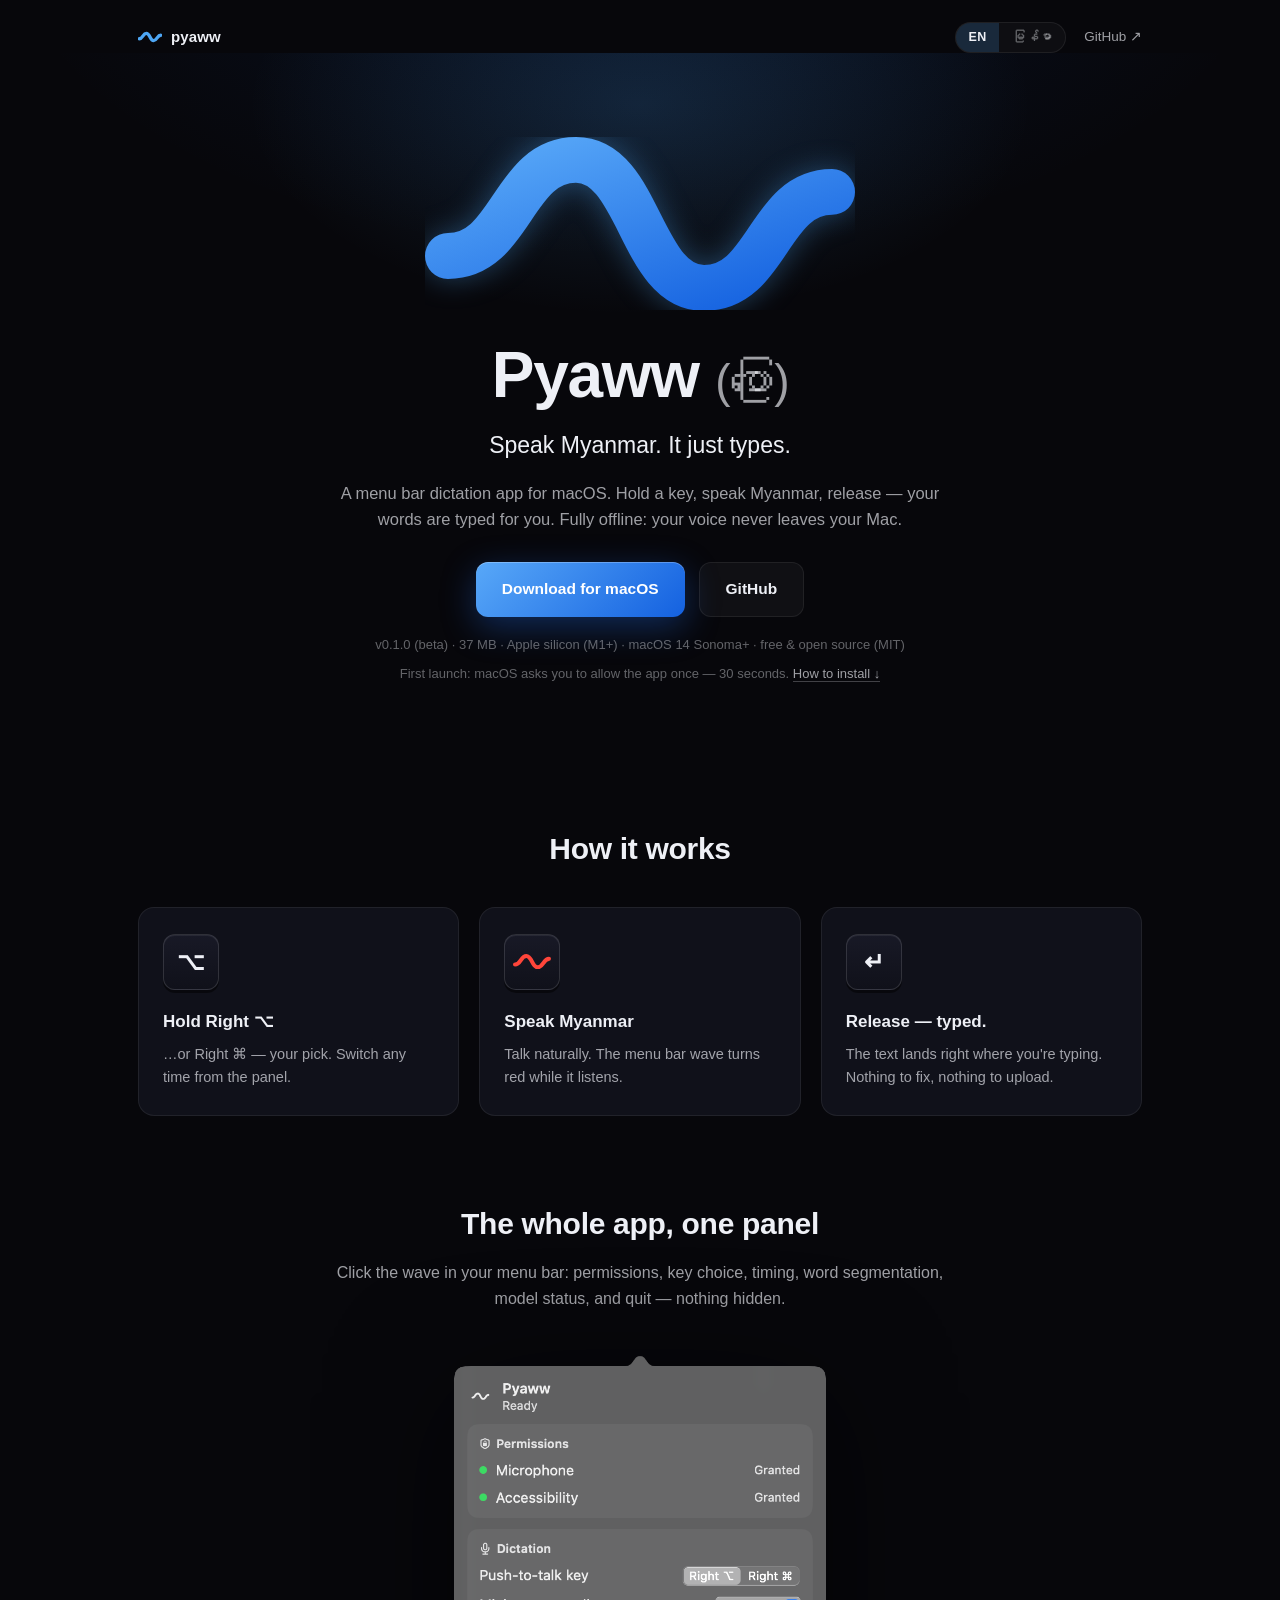
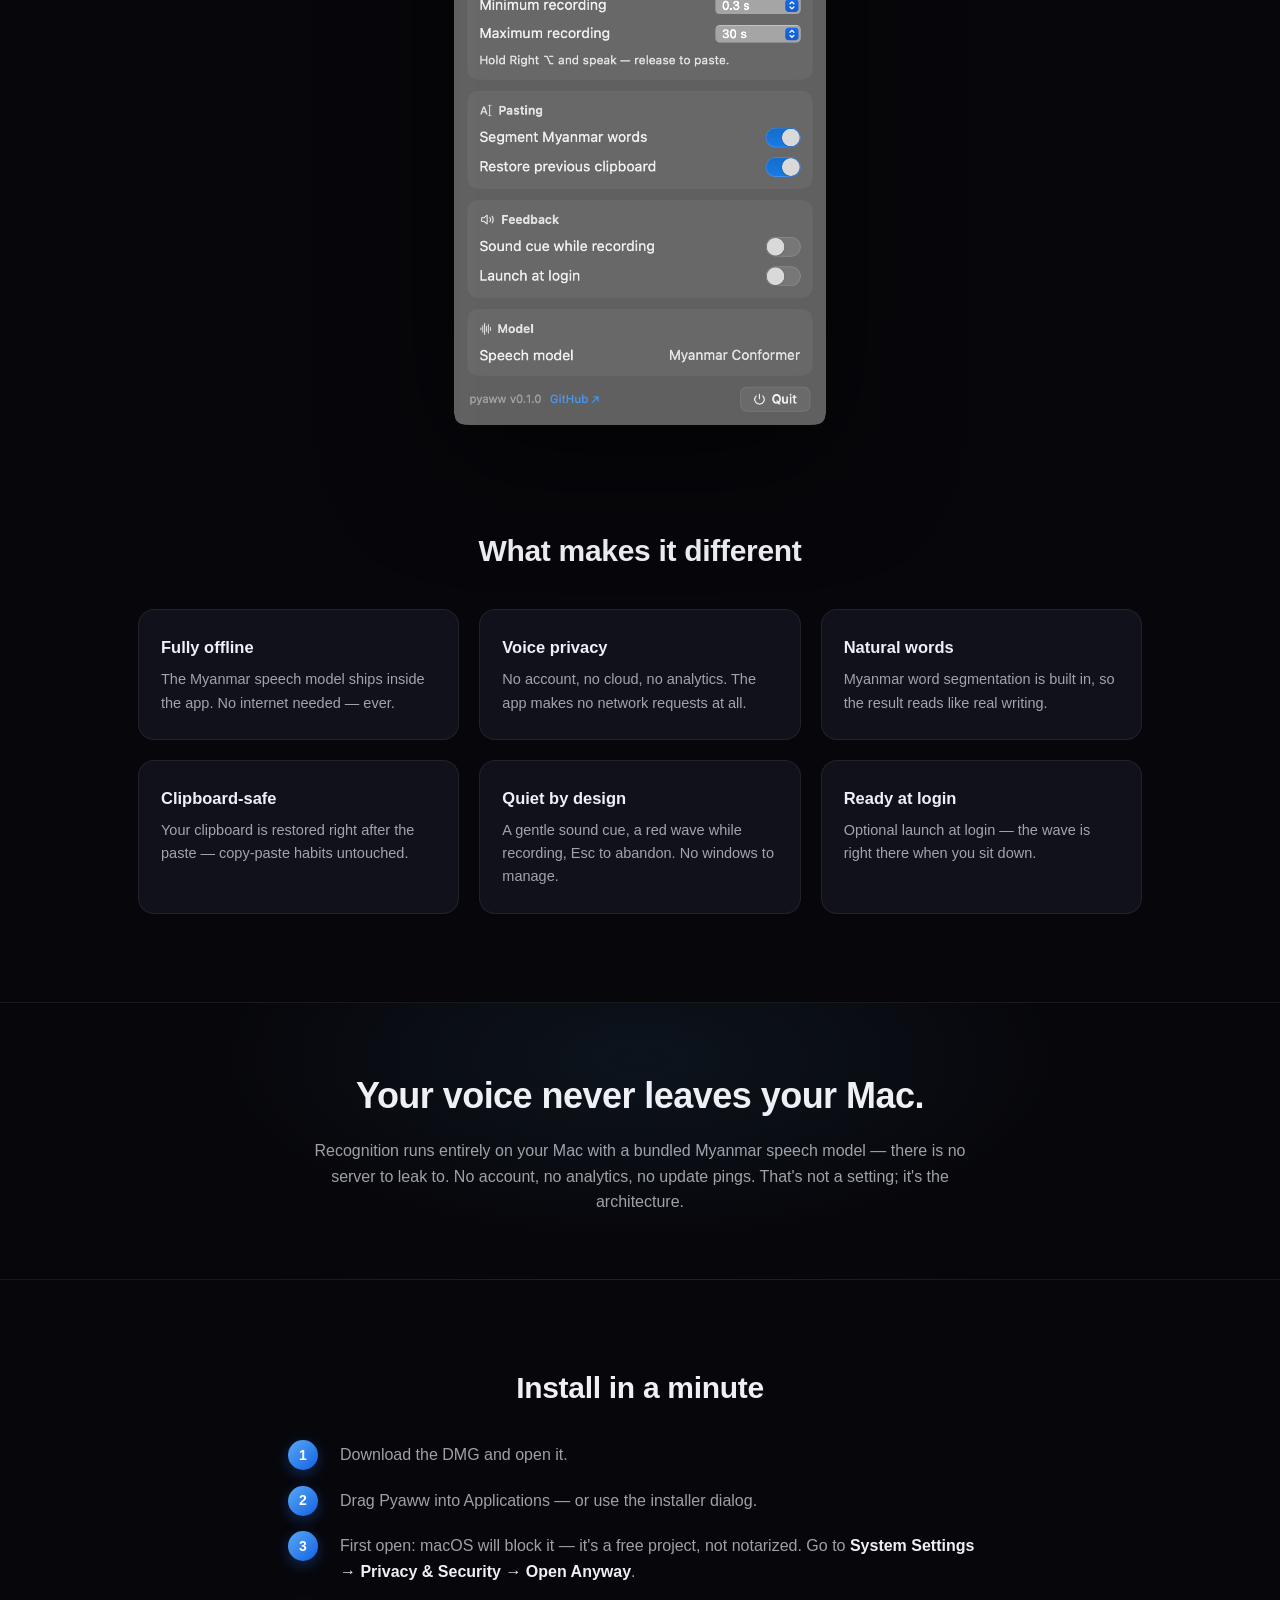
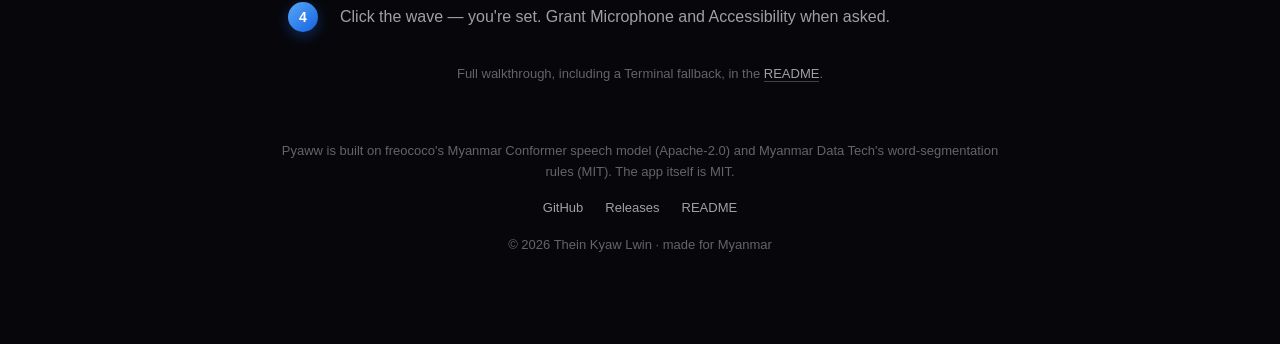
<file: site/index.html>
<!doctype html>
<html lang="en">
<head>
<meta charset="utf-8">
<meta name="viewport" content="width=device-width, initial-scale=1">
<title>Pyaww (ပြော) — Myanmar dictation for macOS</title>
<meta name="theme-color" content="#07070b">
<meta name="description" content="Pyaww is a free, fully offline Myanmar dictation app for macOS. Hold a key, speak Myanmar, release — your words are typed for you. Your voice never leaves your Mac.">
<link rel="canonical" href="https://tklwin.github.io/pyaww/">
<meta property="og:type" content="website">
<meta property="og:url" content="https://tklwin.github.io/pyaww/">
<meta property="og:title" content="Pyaww (ပြော) — Speak Myanmar. It just types.">
<meta property="og:description" content="Fully offline Myanmar dictation for macOS. Free & open source. Your voice never leaves your Mac.">
<meta property="og:image" content="https://tklwin.github.io/pyaww/assets/og.png">
<meta property="og:image:width" content="1200">
<meta property="og:image:height" content="630">
<meta name="twitter:card" content="summary_large_image">
<link rel="icon" type="image/svg+xml" href="assets/wave.svg">
<link rel="apple-touch-icon" href="assets/apple-touch-icon.png">
<link rel="stylesheet" href="style.css">
</head>
<body class="lang-en">

<header class="top">
  <a class="brand" href="#top">
    <svg class="brand-wave" viewBox="118 352.6667 788 318.6667" aria-hidden="true"><path d="M160 570.6667 C277.3333 570.6667 277.3333 394.6667 394.6667 394.6667 C512 394.6667 512 629.3333 629.3333 629.3333 C746.6667 629.3333 746.6667 453.3333 864 453.3333" fill="none" stroke="#4DA6F4" stroke-width="110" stroke-linecap="round" stroke-linejoin="round"/></svg>
    <span>pyaww</span>
  </a>
  <nav class="top-nav">
    <div class="langswitch" role="group" aria-label="Language">
      <button type="button" data-lang="en">EN</button>
      <button type="button" data-lang="my">မြန်မာ</button>
    </div>
    <a class="gh" href="https://github.com/tklwin/pyaww" rel="noopener">GitHub&nbsp;↗</a>
  </nav>
</header>

<main id="top">
  <section class="hero">
    <div class="glow" aria-hidden="true"></div>
    <svg class="wave-hero" viewBox="118 352.6667 788 318.6667" aria-hidden="true">
      <defs>
        <linearGradient id="wg" x1="0" y1="0" x2="1" y2="1">
          <stop offset="0" stop-color="#58A8F8"/>
          <stop offset="1" stop-color="#1461E0"/>
        </linearGradient>
      </defs>
      <path class="wave-path" d="M160 570.6667 C277.3333 570.6667 277.3333 394.6667 394.6667 394.6667 C512 394.6667 512 629.3333 629.3333 629.3333 C746.6667 629.3333 746.6667 453.3333 864 453.3333" fill="none" stroke="url(#wg)" stroke-width="84" stroke-linecap="round" stroke-linejoin="round"/>
    </svg>
    <h1>Pyaww <span class="always">(ပြော)</span></h1>
    <p class="tagline">
      <span class="en">Speak Myanmar. It just types.</span>
      <span class="my">စာရိုက်နေစရာမလို၊ မြန်မာလိုပဲ ပြောလိုက်ပါ။</span>
    </p>
    <p class="sub">
      <span class="en">A menu bar dictation app for macOS. Hold a key, speak Myanmar, release — your words are typed for you. Fully offline: your voice never leaves your Mac.</span>
      <span class="my">macOS အတွက် menu bar dictation အက်ပ်ပါ။ ခလုတ်တစ်ခု ဖိထားပြီး မြန်မာလို ပြောလိုက်ပါ — လွှတ်လိုက်ရင် စာရိုက်ပြီးသား ဖြစ်နေပါပြီ။ အင်တာနက် လုံးဝ မလိုပါဘူး။ သင့်အသံက Mac ထဲကနေ ဘယ်တော့မှ မထွက်ပါဘူး။</span>
    </p>
    <div class="cta">
      <a class="btn primary" href="https://github.com/tklwin/pyaww/releases/latest" rel="noopener">
        <span class="en">Download for macOS</span><span class="my">macOS အတွက် ဒေါင်းလုဒ်</span>
      </a>
      <a class="btn ghost" href="https://github.com/tklwin/pyaww" rel="noopener">GitHub</a>
    </div>
    <p class="fine">
      <span class="en">v0.1.0 (beta) · 37 MB · Apple silicon (M1+) · macOS 14 Sonoma+ · free &amp; open source (MIT)</span>
      <span class="my">v0.1.0 (beta) · 37 MB · Apple silicon (M1+) · macOS 14+ · အခမဲ့ · open source (MIT)</span>
    </p>
    <p class="fine dim">
      <span class="en">First launch: macOS asks you to allow the app once — 30 seconds. <a href="#install">How to install ↓</a></span>
      <span class="my">ပထမဆုံး ဖွင့်ချိန်မှာ macOS က ခွင့်ပြုချက် တစ်ချက် တောင်းပါလိမ့်မယ် — 30 စက္ကန့်ပဲ ကြာပါတယ်။ <a href="#install">တပ်ဆင်နည်း ↓</a></span>
    </p>
  </section>

  <section class="how" id="how">
    <h2><span class="en">How it works</span><span class="my">ဘယ်လိုသုံးမလဲ</span></h2>
    <div class="steps">
      <div class="step">
        <div class="cap-holder" aria-hidden="true"><div class="keycap">⌥</div></div>
        <h3><span class="en">Hold Right ⌥</span><span class="my">Right ⌥ ဖိထားပါ</span></h3>
        <p><span class="en">…or Right ⌘ — your pick. Switch any time from the panel.</span><span class="my">Right ⌘ လည်း ရပါတယ် — ကြိုက်တာ ရွေးပါ။ Panel ထဲကနေ အချိန်မရွေး ပြောင်းလို့ရပါတယ်။</span></p>
      </div>
      <div class="step">
        <div class="cap-holder" aria-hidden="true"><div class="keycap"><svg class="wave-red" viewBox="118 352.6667 788 318.6667" width="38" height="15.37" aria-hidden="true"><path d="M160 570.6667 C277.3333 570.6667 277.3333 394.6667 394.6667 394.6667 C512 394.6667 512 629.3333 629.3333 629.3333 C746.6667 629.3333 746.6667 453.3333 864 453.3333" fill="none" stroke="#ff453a" stroke-width="84" stroke-linecap="round" stroke-linejoin="round"/></svg></div></div>
        <h3><span class="en">Speak Myanmar</span><span class="my">မြန်မာလို ပြောပါ</span></h3>
        <p><span class="en">Talk naturally. The menu bar wave turns red while it listens.</span><span class="my">ပုံမှန်ပြောသလို ပြောလိုက်ပါ။ နားထောင်နေတုန်း menu bar က wave အနီရောင် ဖြစ်နေပါလိမ့်မယ်။</span></p>
      </div>
      <div class="step">
        <div class="cap-holder" aria-hidden="true"><div class="keycap">↵</div></div>
        <h3><span class="en">Release — typed.</span><span class="my">လွှတ်လိုက်ပါ — ရိုက်ပြီးသား</span></h3>
        <p><span class="en">The text lands right where you're typing. Nothing to fix, nothing to upload.</span><span class="my">စာသားက စာရိုက်နေတဲ့ နေရာမှာ တန်းရောက်သွားပါတယ်။ ပြင်စရာလည်း မလို၊ တင်စရာလည်း မလိုပါဘူး။</span></p>
      </div>
    </div>
  </section>

  <section class="panel-sec" id="panel">
    <h2><span class="en">The whole app, one panel</span><span class="my">အက်ပ်တစ်ခုလုံး — panel တစ်ခုတည်း</span></h2>
    <p class="lede"><span class="en">Click the wave in your menu bar: permissions, key choice, timing, word segmentation, model status, and quit — nothing hidden.</span><span class="my">Menu bar က wave ကို နှိပ်ကြည့်ပါ — permission တွေ၊ ခလုတ်ရွေးချယ်မှု၊ အချိန်သတ်မှတ်ချက်၊ စကားလုံးဖြတ်ပုံ၊ model အခြေအနေ၊ အက်ပ်ပိတ်တာအထိ — အားလုံး တစ်နေရာတည်းမှာ မြင်ရပါတယ်။ ဝှက်ထားတာ မရှိပါဘူး။</span></p>
    <figure class="shot">
      <img src="assets/panel.png" alt="The Pyaww panel — permissions, dictation, pasting and model status" width="366" height="629">
    </figure>
  </section>

  <section class="features" id="features">
    <h2><span class="en">What makes it different</span><span class="my">ဘာတွေ ထူးခြားလဲ</span></h2>
    <div class="grid">
      <div class="card"><h3><span class="en">Fully offline</span><span class="my">အင်တာနက် လုံးဝမလိုခြင်း</span></h3><p><span class="en">The Myanmar speech model ships inside the app. No internet needed — ever.</span><span class="my">မြန်မာ speech model က အက်ပ်ထဲမှာ ပါပြီးသား။ ဒါကြောင့် အင်တာနက် မရှိလည်း သုံးလို့ ရပါတယ်။</span></p></div>
      <div class="card"><h3><span class="en">Voice privacy</span><span class="my">အသံလုံခြုံမှုရှိခြင်း</span></h3><p><span class="en">No account, no cloud, no analytics. The app makes no network requests at all.</span><span class="my">Account မလိုပါဘူး၊ cloud မရှိပါဘူး၊ tracking လည်း မရှိပါဘူး။ အက်ပ်က အင်တာနက်ကို လုံးဝ မချိတ်ပါဘူး။</span></p></div>
      <div class="card"><h3><span class="en">Natural words</span><span class="my">သဘာဝကျသော မြန်မာစကားလုံးများ</span></h3><p><span class="en">Myanmar word segmentation is built in, so the result reads like real writing.</span><span class="my">မြန်မာစာ စကားလုံးဖြတ်တာ ပါပြီးသား။ ဒါကြောင့် ရလာတဲ့စာက တကယ်ရေးထားသလို ဖတ်လို့ကောင်းပါတယ်။</span></p></div>
      <div class="card"><h3><span class="en">Clipboard-safe</span><span class="my">Clipboard ထိန်းသိမ်းပေးထားခြင်း</span></h3><p><span class="en">Your clipboard is restored right after the paste — copy-paste habits untouched.</span><span class="my">Paste လုပ်ပြီးတာနဲ့ clipboard ထဲက အရင်အရာ ပြန်ရှိနေပါပြီ — copy-paste အလေ့အထ မပျက်ပါဘူး။</span></p></div>
      <div class="card"><h3><span class="en">Quiet by design</span><span class="my">အနှောင့်အယှက်မရှိခြင်း</span></h3><p><span class="en">A gentle sound cue, a red wave while recording, Esc to abandon. No windows to manage.</span><span class="my">အသံအနည်းငယ် မြည်ပါမယ်၊ ရိုက်နေစဉ် wave အနီရောင်၊ ပယ်ချင်ရင် Esc။ စီမံစရာ window တွေ မရှိပါဘူး။</span></p></div>
      <div class="card"><h3><span class="en">Ready at login</span><span class="my">စက်ဖွင့်တာနဲ့ အဆင်သင့်သုံးလို့ရခြင်း</span></h3><p><span class="en">Optional launch at login — the wave is right there when you sit down.</span><span class="my">ကွန်ပျူတာ ရှေ့ရောက်တာနဲ့ Pyaww က အသင့် ရှိနေပါပြီ။</span></p></div>
    </div>
  </section>

  <section class="privacy">
    <h2><span class="en">Your voice never leaves your Mac.</span><span class="my">သင့်အသံ Mac ထဲကနေ ဘယ်တော့မှ မထွက်ပါဘူး။</span></h2>
    <p><span class="en">Recognition runs entirely on your Mac with a bundled Myanmar speech model — there is no server to leak to. No account, no analytics, no update pings. That's not a setting; it's the architecture.</span><span class="my">Speech recognition က သင့် Mac ပေါ်မှာပဲ အလုပ်လုပ်ပါတယ် — အသံ ပို့စရာ server ဆိုတာ မရှိပါဘူး။ Account မလိုပါဘူး၊ analytics မရှိပါဘူး၊ update အတွက်တောင် network မချိတ်ပါဘူး။ ဒါက setting တစ်ခု မဟုတ်ပါဘူး — အက်ပ်ရဲ့ ဒီဇိုင်းပါ။</span></p>
  </section>

  <section class="install" id="install">
    <h2><span class="en">Install in a minute</span><span class="my">တစ်မိနစ်အတွင်း တပ်ဆင်ပါ</span></h2>
    <ol>
      <li><span class="en">Download the DMG and open it.</span><span class="my">DMG ကို download လုပ်ပြီး ဖွင့်ပါ။</span></li>
      <li><span class="en">Drag Pyaww into Applications — or use the installer dialog.</span><span class="my">Pyaww ကို Applications ထဲ ဆွဲထည့်ပါ — installer dialog သုံးလို့လည်း ရပါတယ်။</span></li>
      <li><span class="en">First open: macOS will block it — it's a free project, not notarized. Go to <strong>System Settings → Privacy &amp; Security → Open Anyway</strong>.</span><span class="my">ပထမဆုံး ဖွင့်ချိန်မှာ macOS က ပိတ်ထားပါလိမ့်မယ် — Apple notarization လက်မှတ် မရှိလို့ပါ (အခမဲ့ project)။ ဒါ ပုံမှန်ပါပဲ — <strong>System Settings → Privacy &amp; Security → Open Anyway</strong> ကို နှိပ်လိုက်ရင် ရပါပြီ။</span></li>
      <li><span class="en">Click the wave — you're set. Grant Microphone and Accessibility when asked.</span><span class="my">Menu bar က wave ကို နှိပ်လိုက်ပါ — ပြီးပါပြီ။ တောင်းလာရင် Microphone နဲ့ Accessibility permission ကို ပေးလိုက်ပါ။</span></li>
    </ol>
    <p class="fine"><span class="en">Full walkthrough, including a Terminal fallback, in the <a href="https://github.com/tklwin/pyaww#readme" rel="noopener">README</a>.</span><span class="my">အဆင့်ဆင့် လမ်းညွှန် (Terminal နည်းလမ်းအပါအဝင်) <a href="https://github.com/tklwin/pyaww#readme" rel="noopener">README</a> မှာ ရှိပါတယ်။</span></p>
  </section>
</main>

<footer>
  <p><span class="en">Pyaww is built on freococo's Myanmar Conformer speech model (Apache-2.0) and Myanmar Data Tech's word-segmentation rules (MIT). The app itself is MIT.</span><span class="my">Pyaww မှာ freococo ရဲ့ Myanmar Conformer speech model (Apache-2.0) နဲ့ Myanmar Data Tech ရဲ့ စကားလုံးဖြတ် စည်းမျဉ်းတွေ (MIT) ကို သုံးထားပါတယ်။ အက်ပ် ကိုယ်တိုင်ကတော့ MIT ပါ။</span></p>
  <nav class="foot-links">
    <a href="https://github.com/tklwin/pyaww" rel="noopener">GitHub</a>
    <a href="https://github.com/tklwin/pyaww/releases" rel="noopener">Releases</a>
    <a href="https://github.com/tklwin/pyaww#readme" rel="noopener">README</a>
  </nav>
  <p class="dim">© 2026 Thein Kyaw Lwin · made for Myanmar</p>
</footer>

<script src="pyaww.js"></script>
</body>
</html>
</file>
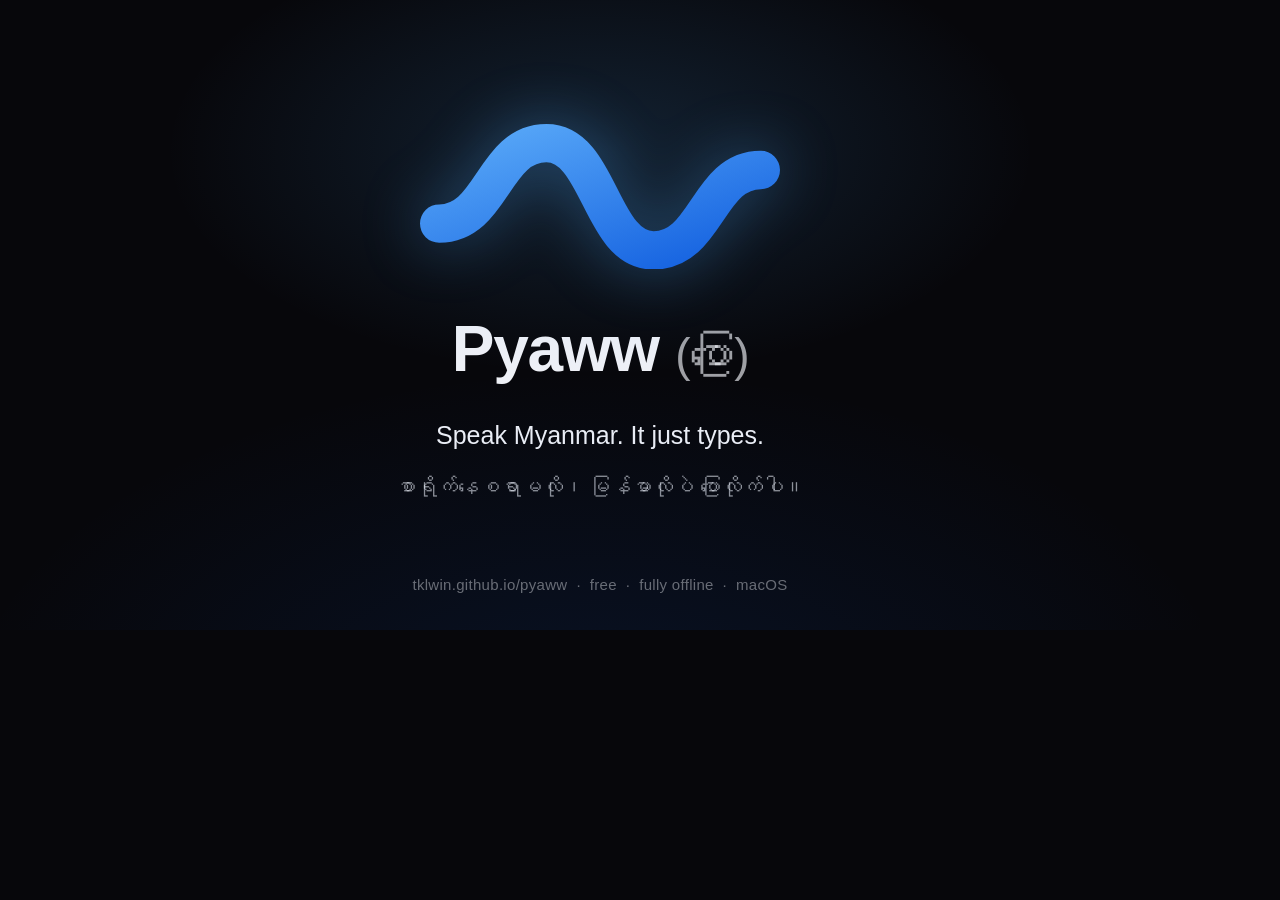
<file: docs/og-card.html>
<!--
  Source for site/assets/og.png (1200 × 630 share card).
  This file is not published: GitHub Pages serves only site/.
  The card is self-contained (inline SVG wave, system fonts), so it
  renders straight from the repo — see docs/website.md for the recipe.
  Keep the Myanmar line identical to the hero tagline in site/index.html.
-->
<!doctype html>
<html lang="en">
<head>
<meta charset="utf-8">
<style>
  html, body { margin:0; padding:0; width:1200px; height:630px; overflow:hidden; background:#07070b; }
  body { font:16px/1.5 -apple-system, BlinkMacSystemFont, "Segoe UI", Roboto, "Noto Sans Myanmar", "Myanmar Sangam MN", sans-serif; color:#eef0f6; }
  .card { position:relative; width:1200px; height:630px; display:flex; flex-direction:column; align-items:center; justify-content:center; gap:6px; }
  .glow { position:absolute; inset:0;
    background:
      radial-gradient(620px 320px at 50% 24%, rgba(77,166,244,.17), transparent 70%),
      radial-gradient(900px 520px at 50% 118%, rgba(20,97,224,.13), transparent 72%);
  }
  .wave { width:360px; margin-bottom:26px; filter:drop-shadow(0 0 30px rgba(77,166,244,.35)); }
  h1 { margin:0; font-size:64px; font-weight:700; letter-spacing:-.02em; }
  h1 .mm { font-weight:400; color:rgba(238,240,246,.66); font-size:.72em; }
  .tag { margin:14px 0 0; font-size:25px; font-weight:500; }
  .tag-mm { margin:6px 0 0; font-size:21px; color:rgba(238,240,246,.6); line-height:1.9; }
  .foot { position:absolute; bottom:34px; width:100%; text-align:center; font-size:15px; color:rgba(238,240,246,.42); letter-spacing:.02em; }
</style>
</head>
<body>
  <div class="card">
    <div class="glow"></div>
    <svg class="wave" viewBox="118 352.6667 788 318.6667" aria-hidden="true">
      <defs>
        <linearGradient id="wg" x1="0" y1="0" x2="1" y2="1">
          <stop offset="0" stop-color="#58A8F8"/>
          <stop offset="1" stop-color="#1461E0"/>
        </linearGradient>
      </defs>
      <path d="M160 570.6667 C277.3333 570.6667 277.3333 394.6667 394.6667 394.6667 C512 394.6667 512 629.3333 629.3333 629.3333 C746.6667 629.3333 746.6667 453.3333 864 453.3333" fill="none" stroke="url(#wg)" stroke-width="84" stroke-linecap="round" stroke-linejoin="round"/>
    </svg>
    <h1>Pyaww <span class="mm">(ပြော)</span></h1>
    <p class="tag">Speak Myanmar. It just types.</p>
    <p class="tag-mm">စာရိုက်နေစရာမလို၊ မြန်မာလိုပဲ ပြောလိုက်ပါ။</p>
    <div class="foot">tklwin.github.io/pyaww&nbsp;&nbsp;·&nbsp;&nbsp;free&nbsp;&nbsp;·&nbsp;&nbsp;fully offline&nbsp;&nbsp;·&nbsp;&nbsp;macOS</div>
  </div>
</body>
</html>
</file>
<file: site/style.css>
/* Pyaww landing — hand-written, zero dependencies, no network calls. */
:root{
  --bg:#07070b;
  --card:#10111a;
  --line:rgba(255,255,255,.07);
  --ink:#eef0f6;
  --ink2:rgba(238,240,246,.66);
  --ink3:rgba(238,240,246,.40);
  --azure:#4da6f4;
  --azure-deep:#1461e0;
  --red:#ff453a;
  --radius:16px;
  --max:1060px;
  --font:-apple-system, BlinkMacSystemFont, "SF Pro Text", "Segoe UI", Roboto, Helvetica, Arial, "Noto Sans Myanmar", "Myanmar Sangam MN", "Myanmar Text", sans-serif;
}
*{box-sizing:border-box}
html{scroll-behavior:smooth}
body{
  margin:0; background:var(--bg); color:var(--ink);
  font:16px/1.6 var(--font);
  -webkit-font-smoothing:antialiased; text-rendering:optimizeLegibility;
}
::selection{background:rgba(77,166,244,.35)}
a{color:var(--azure); text-decoration:none}
a:hover{text-decoration:underline}
section{scroll-margin-top:24px}
img{max-width:100%}

/* ---- bilingual visibility ---- */
body.lang-en .my,
body.lang-my .en { display:none !important; }
.my { line-height:1.85; }

/* ---- top bar ---- */
.top{
  max-width:var(--max); margin:0 auto; padding:22px 28px 0;
  display:flex; align-items:center; justify-content:space-between; gap:16px;
}
.brand{display:inline-flex; align-items:center; gap:9px; color:var(--ink); font-weight:600; font-size:15px; letter-spacing:.01em}
.brand:hover{text-decoration:none; opacity:.85}
.brand-wave{width:24px; height:12px; display:block}
.top-nav{display:flex; align-items:center; gap:18px}
.langswitch{
  display:inline-flex; border:1px solid var(--line); border-radius:999px; overflow:hidden;
  background:rgba(255,255,255,.03);
}
.langswitch button{
  appearance:none; border:0; background:transparent; color:var(--ink3);
  font:600 12.5px/1 var(--font); padding:8px 13px; cursor:pointer; letter-spacing:.02em;
}
.langswitch button[aria-pressed="true"]{background:rgba(77,166,244,.18); color:var(--ink)}
.langswitch button:hover{color:var(--ink)}
.gh{color:var(--ink2); font-size:13.5px}
.gh:hover{color:var(--ink)}

/* ---- hero ---- */
.hero{position:relative; text-align:center; padding:84px 28px 64px; overflow:hidden}
.glow{
  position:absolute; inset:-20% -10% auto; height:640px; pointer-events:none;
  background:
    radial-gradient(560px 300px at 50% 30%, rgba(77,166,244,.16), transparent 70%),
    radial-gradient(900px 480px at 50% 0%, rgba(20,97,224,.12), transparent 72%);
}
.wave-hero{position:relative; width:min(430px, 72vw); display:block; margin:0 auto 30px}
.wave-path{filter:drop-shadow(0 0 26px rgba(77,166,244,.35))}
@keyframes draw{to{stroke-dashoffset:0}}
.hero h1{
  position:relative; margin:0; font-size:clamp(42px, 7vw, 64px); line-height:1.1;
  font-weight:700; letter-spacing:-.02em;
}
.hero h1 .always{font-weight:400; color:var(--ink2); font-size:.72em}
.tagline{position:relative; margin:16px 0 0; font-size:clamp(18px, 2.6vw, 23px); color:var(--ink); font-weight:500}
.tagline .my{font-weight:500}
.sub{position:relative; margin:16px auto 0; max-width:640px; color:var(--ink2); font-size:16.5px}
.cta{position:relative; display:flex; gap:14px; justify-content:center; flex-wrap:wrap; margin:30px 0 0}
.btn{
  display:inline-flex; align-items:center; justify-content:center;
  padding:14px 26px; border-radius:12px; font-weight:600; font-size:15.5px;
  transition:transform .15s ease, filter .15s ease;
}
.btn:hover{text-decoration:none; transform:translateY(-1px)}
.btn.primary{
  color:#fff; background:linear-gradient(135deg, #58a8f8, #1461e0);
  box-shadow:0 10px 34px rgba(35,110,235,.35), inset 0 1px 0 rgba(255,255,255,.25);
}
.btn.primary:hover{filter:brightness(1.07)}
.btn.ghost{
  color:var(--ink); background:rgba(255,255,255,.04); border:1px solid var(--line);
}
.fine{position:relative; margin:18px 0 0; font-size:13px; color:var(--ink3)}
.fine.dim{margin-top:8px}
.fine a{color:var(--ink2); border-bottom:1px solid rgba(238,240,246,.25)}
.fine a:hover{color:var(--ink); text-decoration:none}

/* ---- how it works ---- */
.how{max-width:var(--max); margin:0 auto; padding:76px 28px 8px; text-align:center}
h2{margin:0 0 12px; font-size:clamp(24px, 3.4vw, 30px); letter-spacing:-.01em; font-weight:650}
.steps{
  display:grid; grid-template-columns:repeat(3, 1fr); gap:20px; margin-top:34px; text-align:left;
}
.step{
  background:var(--card); border:1px solid var(--line); border-radius:var(--radius);
  padding:26px 24px;
}
.step h3{margin:18px 0 8px; font-size:17px; font-weight:650}
.step p{margin:0; color:var(--ink2); font-size:14.5px}
.cap-holder{height:56px; display:flex; align-items:center}
.keycap{
  width:56px; height:56px; display:grid; place-items:center;
  background:linear-gradient(#181926, #10111a); border:1px solid rgba(255,255,255,.13);
  border-radius:12px; font-size:24px; font-weight:600; color:var(--ink);
  box-shadow:0 3px 0 rgba(0,0,0,.5), inset 0 1px 0 rgba(255,255,255,.07);
}
.wave-red{width:38px; height:auto; display:block}
.wave-red path{animation:recpulse 2.1s ease-in-out infinite}
@keyframes recpulse{
  0%,100%{filter:drop-shadow(0 0 4px rgba(255,69,58,.45))}
  50%{filter:drop-shadow(0 0 9px rgba(255,69,58,.7))}
}

/* ---- panel shot ---- */
.panel-sec{max-width:var(--max); margin:0 auto; padding:76px 28px 0; text-align:center}
.lede{max-width:620px; margin:8px auto 0; color:var(--ink2)}
.shot{margin:40px auto 0; padding:0}
.shot img{
  display:block; margin:0 auto; width:min(400px, 88vw); height:auto;
  filter:drop-shadow(0 26px 60px rgba(0,0,0,.6));
}

/* ---- features ---- */
.features{max-width:var(--max); margin:0 auto; padding:88px 28px 0; text-align:center}
.grid{
  display:grid; grid-template-columns:repeat(3, 1fr); gap:20px; margin-top:34px; text-align:left;
}
.card{background:var(--card); border:1px solid var(--line); border-radius:var(--radius); padding:24px 22px}
.card h3{margin:0 0 8px; font-size:16.5px; font-weight:650}
.card p{margin:0; color:var(--ink2); font-size:14.5px}

/* ---- privacy ---- */
.privacy{
  margin-top:88px; padding:64px 28px; text-align:center;
  border-top:1px solid var(--line); border-bottom:1px solid var(--line);
  background:radial-gradient(600px 260px at 50% 20%, rgba(77,166,244,.08), transparent 70%);
}
.privacy h2{margin:0 auto 14px; max-width:760px; font-size:clamp(26px, 4vw, 36px); font-weight:700; letter-spacing:-.015em}
.privacy p{max-width:680px; margin:0 auto; color:var(--ink2)}

/* ---- install ---- */
.install{max-width:760px; margin:0 auto; padding:84px 28px 0; text-align:left}
.install h2{text-align:center}
.install ol{
  list-style:none; counter-reset:step; margin:30px 0 0; padding:0;
}
.install li{
  counter-increment:step; position:relative; padding:0 0 0 52px; margin:20px 0;
  color:var(--ink2);
}
.install li::before{
  content:counter(step); position:absolute; left:0; top:-2px;
  width:30px; height:30px; border-radius:50%;
  display:grid; place-items:center;
  font-size:14px; font-weight:650; color:#fff;
  background:linear-gradient(135deg, #58a8f8, #1461e0);
  box-shadow:0 4px 14px rgba(35,110,235,.35);
}
.install strong{color:var(--ink); font-weight:600}
.install .fine{text-align:center; margin-top:34px}

/* ---- footer ---- */
footer{
  max-width:var(--max); margin:0 auto; padding:56px 28px 72px; text-align:center;
  color:var(--ink3); font-size:13px;
}
footer p{max-width:720px; margin:0 auto 16px}
.foot-links{display:flex; gap:22px; justify-content:center; margin:0 0 16px}
.foot-links a{color:var(--ink2)}
footer .dim{color:var(--ink3)}

/* ---- motion / responsive ---- */
@media (prefers-reduced-motion: reduce){
  *{animation:none !important; transition:none !important}
  html{scroll-behavior:auto}
}
@media (max-width: 860px){
  .steps, .grid{grid-template-columns:1fr}
  .hero{padding-top:64px}
  .top{padding:18px 20px 0}
}
</file>
